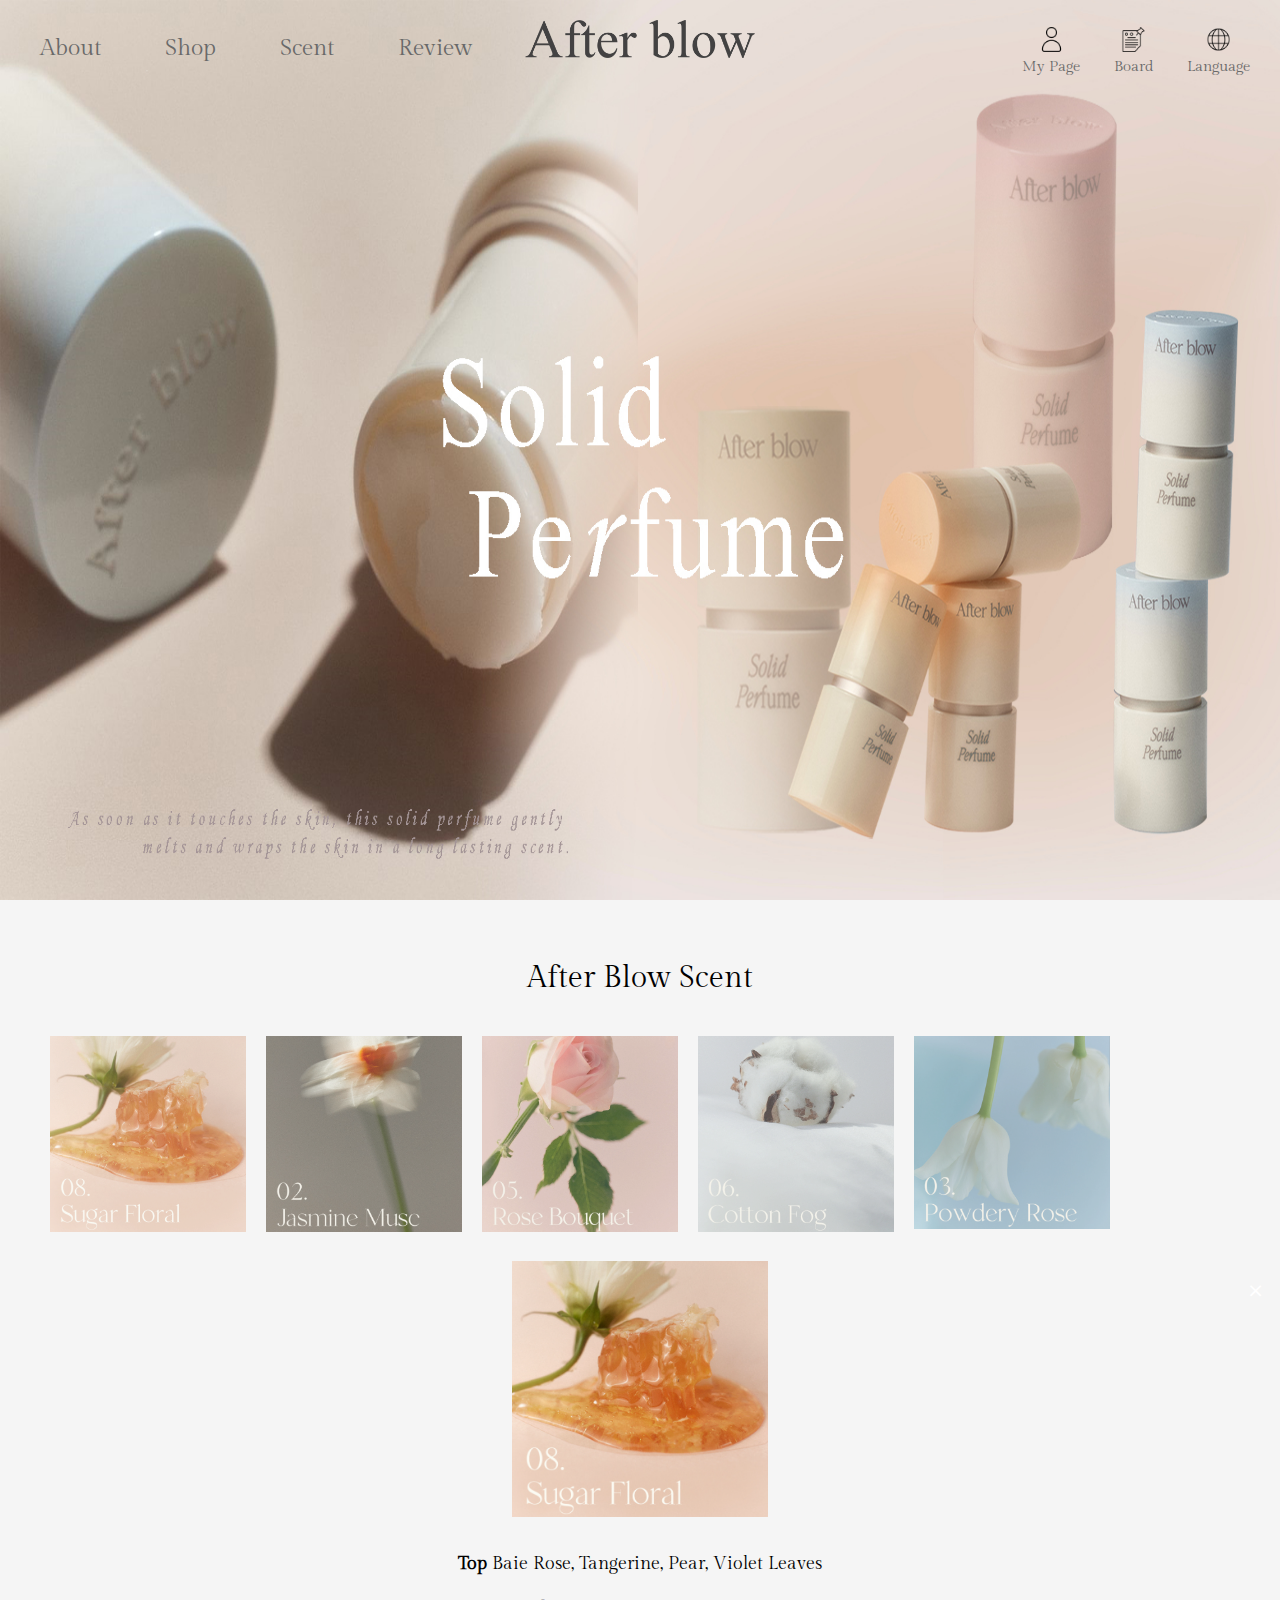
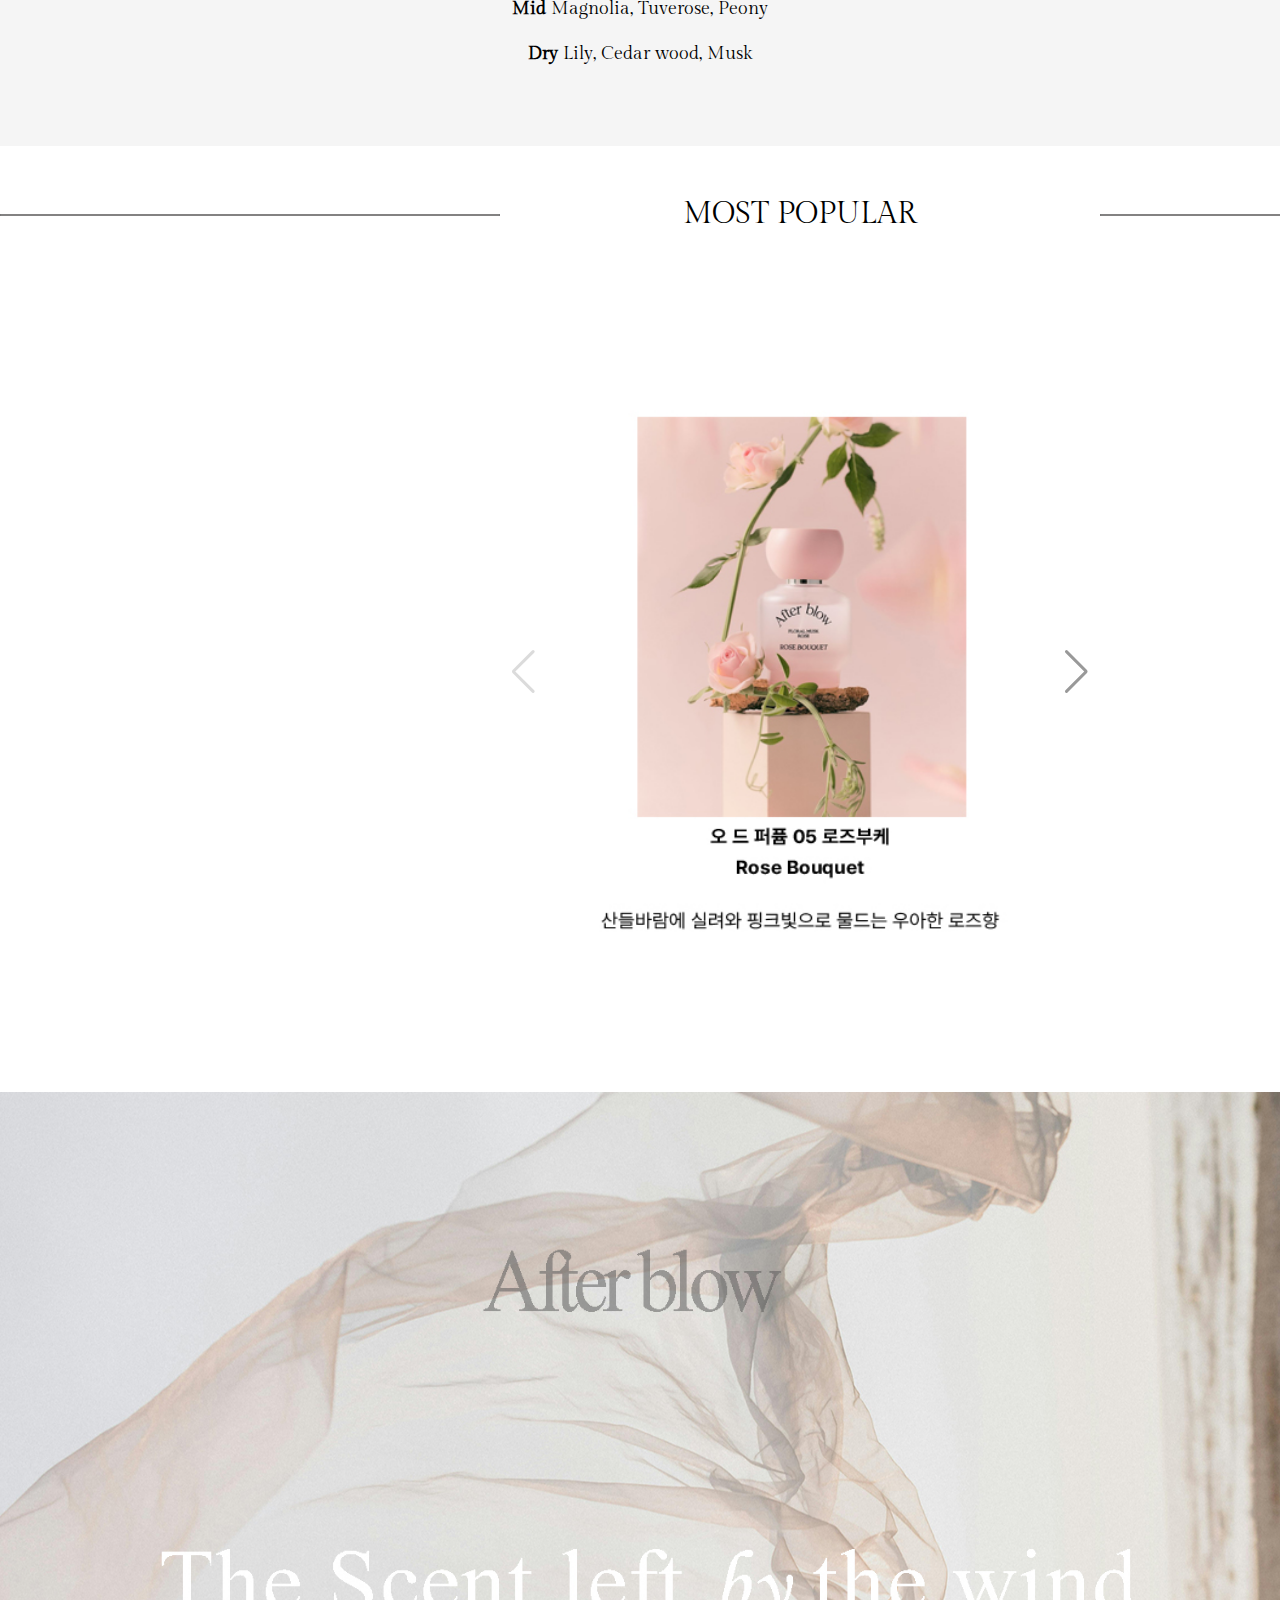
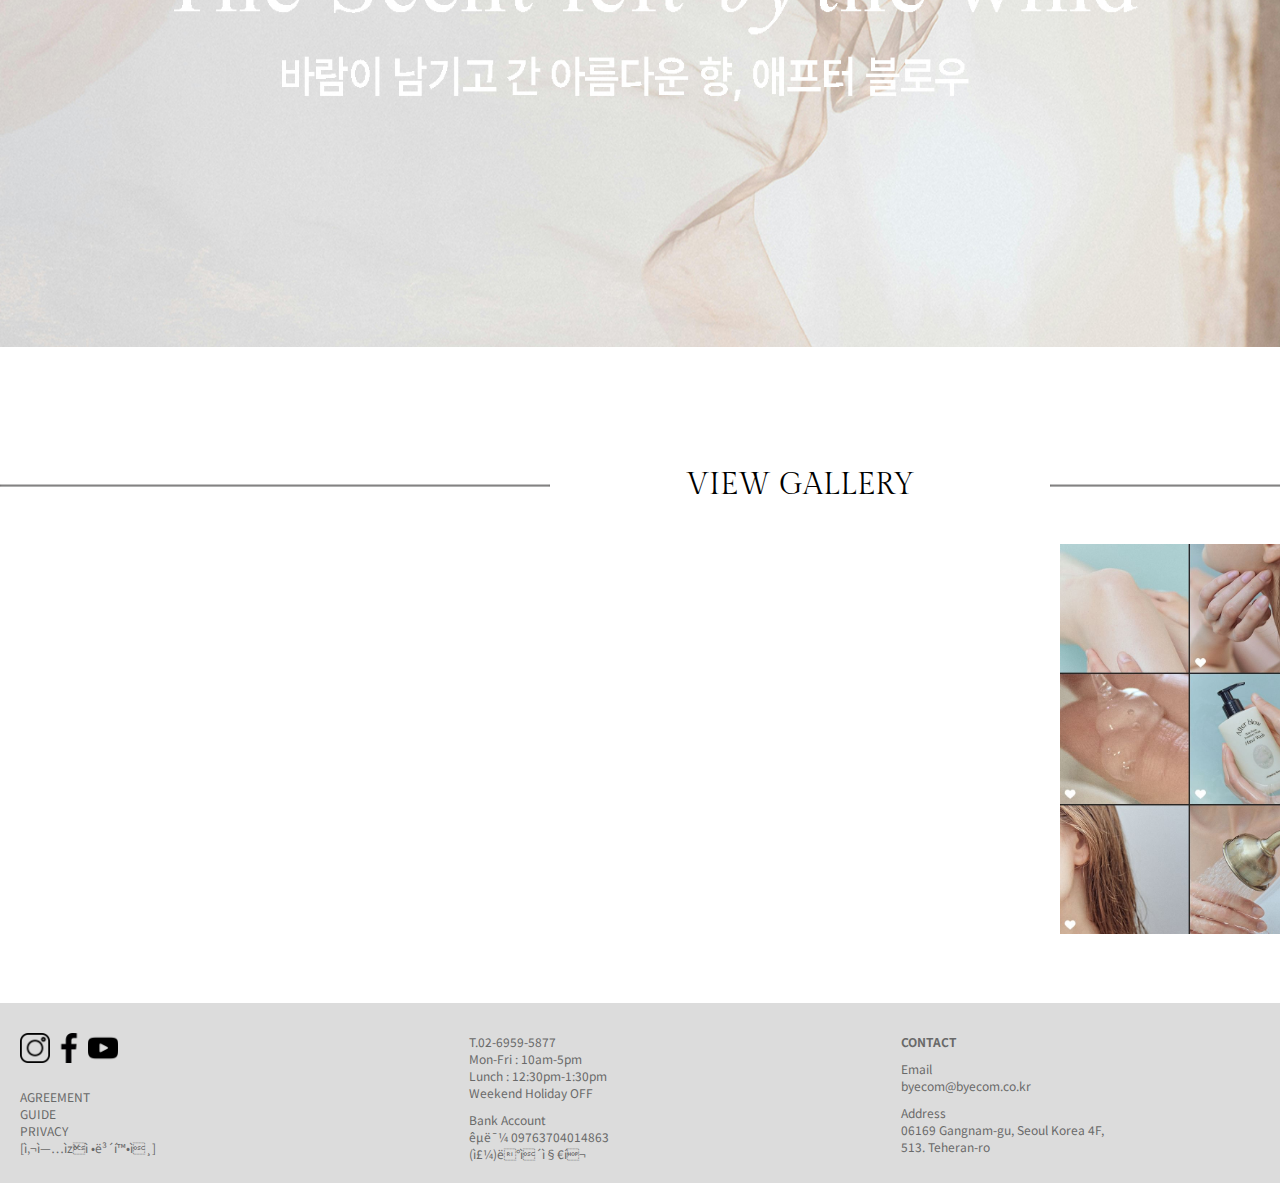
<file: respon2/index.html>
<!doctype html>
<html>

<head>
    <meta charset="uft-8">
    <meta name="viewport" content="width=device-width, initial-scale=1, minimum-scale=1, maximum-scale=1" />
    <meta name="viewport" content="width=device-width, initial-scale=1">
    <title>After blow</title>
    <!-- Link Swiper's CSS -->
    <link rel="stylesheet" href="https://cdn.jsdelivr.net/npm/swiper@11/swiper-bundle.min.css" />
    <link rel="preconnect" href="https://fonts.googleapis.com">
    <link rel="preconnect" href="https://fonts.gstatic.com" crossorigin>
    <link href="https://fonts.googleapis.com/css2?family=Noto+Sans+KR:wght@100..900&display=swap" rel="stylesheet">
    <link rel="preconnect" href="https://fonts.googleapis.com">
    <link rel="preconnect" href="https://fonts.gstatic.com" crossorigin>
    <link href="https://fonts.googleapis.com/css2?family=Gilda+Display&family=Inconsolata:wdth,wght@101,600&family=Montserrat:ital,wght@0,100..900;1,100..900&family=Noto+Sans+KR:wght@100..900&display=swap" rel="stylesheet">
    <link rel="stylesheet" href="index.css" type="text/css">
    <link rel="stylesheet" href="resp.css" type="text/css">

</head>
<style>

</style>

<body>
    <div class="main">
        <div class="logo"><a href="#"> <img src="img/afterblow%20logo.png"></a></div>
        <header>
            <div class="nav">
                <ul>
                    <li><a href="#">About</a></li>
                    <li><a href="#">Shop</a></li>
                    <li><a href="#">Scent</a></li>
                    <li><a href="#">Review</a></li>
                </ul>
            </div>

            <div class="tmenu">
                <ul>
                    <li><a href="#"><img src="img/my%20page.png" width="25px"><br>
                            <p>My Page</p>
                        </a></li>
                    <li><a href="#"><img src="img/board.png" width="25px"><br>
                            <p>Board</p>
                        </a></li>
                    <li><a href="#"><img src="img/language.png" width="25px"><br>
                            <p>Language</p>
                        </a></li>
                </ul>
            </div>
        </header>
    </div>
    <section class="sec1">
        <p>After Blow Scent</p>
        <div class="five">
            <div class="column">
                <img src="img/sugar%20floral.png" alt="Nature" style="width:100%" onmouseover="myFunction(this);">
            </div>
            <div class="column">
                <img src="img/jasmine%20muse%20%ED%96%A5.png" alt="Snow" style="width:100%" onmouseover="myFunction(this);">
            </div>
            <div class="column">
                <img src="img/rose%20bouquet(%ED%96%A5).jpg" alt="Mountains" style="width:100%" onmouseover="myFunction(this);">
            </div>
            <div class="column">
                <img src="img/cotton%20fog(gid).jpg" alt="Lights" style="width:100%" onmouseover="myFunction(this);">
            </div>
            <div class="column">
                <img src="img/powdery%20rose.png" alt="Lights" style="width:100%" onmouseover="myFunction(this);">
            </div>
        </div>
        <div class="container">
            <span onclick="this.parentElement.style.display='none'" class="closebtn">&times;</span>
            <img src="img/sugar%20floral.png" id="expandedImg">
            <div id="imgtext"></div>
        </div>
        <div class="sec1-m">
            <p><b>Top</b> Baie Rose, Tangerine, Pear, Violet Leaves</p>
            <p><b>Mid</b> Magnolia, Tuverose, Peony</p>
            <p><b>Dry</b> Lily, Cedar wood, Musk</p>
        </div>
    </section>
    <section class="sec2 wrap">
        <div class="sec2-t">
            <img src="img/line-fin.png" width="500px">
            <p>MOST POPULAR</p>
            <img src="img/line-fin.png" width="500px">
        </div>
        <div class="swiper mySwiper">
            <div class="swiper-wrapper">
                <div class="swiper-slide"> <img src="img/bs-rosebouquet.jpg"></div>
                <div class=" swiper-slide">
                    <img src="img/bs-handcream.jpg">
                </div>
                <div class="swiper-slide">
                    <img src="img/bs-cottonfog.jpg">
                </div>
            </div>
            <div class="swiper-button-next"></div>
            <div class="swiper-button-prev"></div>
        </div>
    </section>

    <section class="sec3 wrap"></section>
    <section class="sec4 wrap">
        <div class="sec4-t">
            <img src="img/line-fin.png" width="550px">
            <p>VIEW GALLERY</p>
            <img src="img/line-fin.png" width="550px">
        </div>
        <div class="sec4-c">
            <iframe src="https://www.youtube.com/embed/tqzWzrMj_H4?si=KHGh1sBf8qMy6qTZ" title="YouTube video player" frameborder="0" allow="accelerometer; autoplay; clipboard-write; encrypted-media; gyroscope; picture-in-picture; web-share" referrerpolicy="strict-origin-when-cross-origin" allowfullscreen></iframe>
            <div class="insta">
                <a href="https://www.instagram.com/afterblow_official/"> <img src="img/gallery%20photo.jpg"> </a>
            </div>
        </div>
    </section>
    <footer>
        <div class="foot wrap">
            <div class="f1">
                <div class="sns">
                    <a href="#"> <img src="img/instagram.png" width="30px"></a>
                    <a href="#"><img src="img/facebook-app-symbol.png" width="30px" height="30px"></a>
                    <a href="#"><img src="img/youtube%20new.png" width="30px"></a>
                </div>
                <a href="#">
                    <p>AGREEMENT</p>
                </a>
                <a href="#">
                    <p>GUIDE</p>
                </a>
                <a href="#">
                    <p>PRIVACY</p>
                </a>
                <a href="#">
                    <p>[사업자정보확인]</p>
                </a>

            </div>
            <div class="f2">
                <p class="ff2">T.02-6959-5877 <br> Mon-Fri : 10am-5pm <br> Lunch : 12:30pm-1:30pm <br>Weekend Holiday OFF</p>
                <p class="ff2">Bank Account <br> 국민 09763704014863 <br> (주)데이지크 </p>
            </div>
            <div class="f3">
                <p class="ff3"><b>CONTACT</b></p>
                <p class="ff3">Email<br> byecom@byecom.co.kr</p>
                <p class="ff3">Address<br> 06169 Gangnam-gu, Seoul Korea 4F, <br> 513. Teheran-ro </p>
            </div>
            <div class="f4">
                <p class="ff4"><b>INFO</b></p>
                <p class="ff4">Company : (주)데이지크<br> CEO : 연정미, 이경재</p>
                <p class="ff4">Email<br> 06169 Gangnam-gu, Seoul Korea 4F, <br> 513. Teheran-ro</p>
            </div>
        </div>
    </footer>
    <script src="https://cdn.jsdelivr.net/npm/swiper@11/swiper-bundle.min.js"></script>

    <!-- Initialize Swiper -->
    <script>
        var swiper = new Swiper(".mySwiper", {
            navigation: {
                nextEl: ".swiper-button-next",
                prevEl: ".swiper-button-prev",
            },
        });

    </script>
    <script>
        function myFunction(imgs) {
            var expandImg = document.getElementById("expandedImg");
            var imgText = document.getElementById("imgtext");
            expandImg.src = imgs.src;


            expandImg.parentElement.style.display = "block";
        }

    </script>
</body>

</html>
</file>
<file: respon2/index.css>
* {
        margin: 0;
        padding: 0;
        box-sizing: border-box;
    }

    .wrap {
        width: 1600px;
        margin: auto;
    }

    .logo {
        text-align: center;
        padding-top: 20px;
    }

    header {
        display: flex;
        justify-content: space-between;
        align-items: center;
        margin-top: -70px;
    }

    header .nav {
        margin-left: 10px;
        width: max-content;
    }

    header .nav ul li {
        display: inline-block;
        padding: 30px 30px;
    }

    header .nav ul li a:nth-child(1):hover {
        color: black;
    }

    header .nav ul li a:nth-child(2):hover {
        color: black;
    }

    header .nav ul li a:nth-child(3):hover {
        color: black;
    }

    header .nav ul li a:nth-child(4):hover {
        color: black;
    }

    header .nav ul li a {
        text-decoration: none;
        color: dimgrey;
        font-size: 23px;
        /*font*/
        font-family: "Gilda Display", serif;
        font-weight: 400;
        font-style: normal;
    }

    header .tmenu {
        width: max-content;
        margin-right: 15px;
    }

    header .tmenu ul li {
        display: inline-block;
        text-align: center;
        /*text-align center는 block에 주어야함, 글씨 자체에 주면 안됨*/
        padding: 30px 15px;
    }

    header .tmenu ul li a {
        text-decoration: none;
        color: dimgrey;
        font-size: 15px;
        font-family: "Gilda Display", serif;
        font-weight: 400;
        font-style: normal;
    }

    header .tmenu ul li img {
        padding-top: 5px;
        margin-bottom: 2px;
    }

    .main {
        background: url(img/main%20visual_fin.jpg);
        background-repeat: no-repeat;
        background-size: 100% 100%;
        height: 100vh;
    }

    .main .logo img {
        width: 250px;
    }

    .sec1 {
        padding-top: 60px;
        padding-bottom: 45px;
        background-color: whitesmoke;
        text-align: center;
        margin-top: 0px;
        font-size: 30px;
        margin-bottom: 0px;
        /*font*/
        font-family: "Gilda Display", serif;
        font-weight: 400;
        font-style: normal;
    }

    .sec1 p {
        margin-bottom: 10px;
    }

    .sec1 .sec1-m {
        margin-bottom: 30px;
        margin-top: 20px;
        /*font*/
        font-family: "Gilda Display", serif;
        font-weight: 400;
        font-style: normal;
        font-size: 18px;
    }

    .sec1 .sec1-m p {
        padding: 7px 0;
    }

    /* The grid: Four equal columns that floats next to each other */
    .five {
        width: 1200px;
        margin: auto;
        padding-top: 20px;
    }

    .column {
        float: left;
        width: 18%;
        padding: 10px;
    }

    /* Style the images inside the grid */
    .column img {
        opacity: 0.8;
        cursor: pointer;
    }

    .column img:hover {
        opacity: 1;
    }

    /* Clear floats after the columns */
    .five:after {
        content: "";
        display: table;
        clear: both;
    }

    /* The expanding image container */
    .container {
        position: relative;
        text-align: center;
        margin-top: 10px;
    }

    .container img {
        width: 20%;
    }

    /* Expanding image text */
    #imgtext {
        position: absolute;
        bottom: 15px;
        left: 15px;
        color: white;
        font-size: 20px;
    }

    /* Closable button inside the expanded image */
    .closebtn {
        position: absolute;
        top: 10px;
        right: 15px;
        color: white;
        font-size: 35px;
        cursor: pointer;
    }

    .sec2 {
        text-align: center;
        margin-top: 50px;
        margin-bottom: 70px;
    }

    .swiper {
        width: 600px;
        height: 700px;
    }

    .swiper-slide {
        text-align: center;
        font-size: 18px;
        background: #fff;
        display: flex;
        justify-content: center;
        align-items: center;
    }

    .swiper-slide img {
        display: block;
        width: 70%;
        height: 80%;

    }

    .swiper-button-prev,
    .swiper-button-next {
        color: #999999;
    }

    .sec2 .sec2-t {
        margin-bottom: 90px;
        display: flex;
        justify-content: space-between;
        align-items: center;
        /*font*/
        font-size: 30px;
        font-family: "Gilda Display", serif;
        font-weight: 400;
        font-style: normal;
    }

    .sec3 {
        width: 1300px;
        margin-bottom: 120px;
        background: url(img/brand%20intro.jpg);
        background-repeat: no-repeat;
        background-size: 100% 100%;
        height: 95vh;
    }

    .sec4 {
        text-align: center;
        font-family: "Gilda Display", serif;
        font-weight: 400;
        font-style: normal;
        text-align: center;
        margin-top: 50px;
        font-size: 30px;
        margin-bottom: 60px;
    }

    .sec4 .sec4-t {
        display: flex;
        justify-content: space-between;
        align-items: center;
        margin-top: 40px;
        margin-bottom: 40px;
    }

    .sec4 .sec4-c {
        width: 1300px;
        margin: auto;
        display: flex;
        justify-content: space-between;
        align-items: center;
        text-align: center;
    }

    .sec4 .sec4-c .insta {
        width: 30%;
    }

    .sec4 .sec4-c img {
        width: 100%;
    }

    .sec4 .sec4-c iframe {
        width: 700px;
        height: 400px;
    }

    footer {
        background-color: gainsboro;
        height: 180px;
    }

    .foot {
        font-family: "Noto Sans KR", sans-serif;
        font-optical-sizing: auto;
        font-weight: 300px;
        font-style: normal;
        display: flex;
        justify-content: space-between;
    }

    .foot .f1 {
        padding: 5px 20PX;
        margin-top: 15px;
    }

    .foot .f1 a {
        text-decoration: none;
        color: dimgray;
        font-size: 12px;
    }

    .foot .f1 .sns {
        padding: 10px 0;
        align-items: center;
        margin-bottom: 10px;
    }

    .foot .f2 {
        margin-top: 15px;
        padding: 10px 0;
        font-size: 12px;
        color: dimgray;
    }

    .foot .f2 .ff2 {
        padding: 5px 0;
    }

    .foot .f3 {
        margin-top: 15px;
        padding: 10px 0;
        font-size: 12px;
        color: dimgray;
    }

    .foot .f3 .ff3 {
        padding: 5px 0;
    }

    .foot .f4 {
        margin-top: 15px;
        padding: 10px 0;
        font-size: 12px;
        color: dimgray;
    }
</file>
<file: respon2/resp.css>
@media (max-width:600px) {

        .wrap {
            width: 96%;
            margin: auto;
        }

        .main {
            background: url(img/mobile-main_fin.jpg);
            height: 100vh;
            background-repeat: no-repeat;
            background-size: 100% 100%;
        }

        header {
            flex-direction: column;
        }

        .logo {
            text-align: center;
            padding-top: 15px;
        }

        .main .logo img {
            width: 150px;
        }

        header .nav ul li {
            margin-top: 50px;
            text-align: center;
        }

        header .nav ul li a {
            font-size: 0.95rem;
        }

        header .tmenu {
            display: none;
        }

        .sec1 {
            text-align: center;
            padding-top: 30px;
            padding-bottom: 10px;
            font-size: 1.3rem;
            margin-bottom: 10px;
        }

        .sec1 p {
            margin-top: 10px;
            margin-bottom: 0px;
        }

        .five {
            width: 96%;
        }

        .column {
            float: left;
            width: 20%;
            padding: 10px;
        }

        .sec1 .five .column img {
            width: 19%;
        }

        .sec1 .container img {
            width: 34%;
        }

        .sec1 .sec1-m {
            font-size: 0.8rem;
            margin-bottom: 15px;
            margin-top: 10px;
        }

        .sec2 .sec2-t img {
            display: none;
        }

        .sec2 {
            text-align: center;
            margin-top: 10px;
            margin-bottom: 50px;
        }

        .sec2 .sec2-t {
            margin-top: 40px;
            margin-bottom: 10px;
            text-align: center;
            font-size: 1.3rem;
            flex-direction: column;
        }

        .swiper {
            width: 100%;
            height: 70vh;
        }

        .swiper-slide img {
            display: block;
            width: 70%;
            height: 100%;

        }

        .sec3 {
            width: 96%;
            background: url(img/mobile-brand.jpg);
            margin-bottom: 0px;
            background-repeat: no-repeat;
            background-size: 100% 100%;
            height: 55vh;
            background-color: aqua;
        }

        .sec4 {
            margin-top: 40px;
            margin-bottom: 30px;
        }

        .sec4 .sec4-t {
            flex-direction: column;
            margin-top: 0px;
            margin-bottom: 10px;
            font-size: 1.3rem;
            text-align: center;
        }

        .sec4-t img {
            display: none;
        }

        .sec4 .sec4-c {
            width: 96%;
            flex-direction: column;
        }

        .sec4 .sec4-c .insta {
            width: 50%;
        }

        .sec4 .sec4-c iframe {
            width: 96%;
            height: 300px;
            margin-bottom: 20px;
        }

        .foot {
            height: auto;
        }

        .foot .f1,
        .f2 {
            display: none;
        }
    }
</file>
